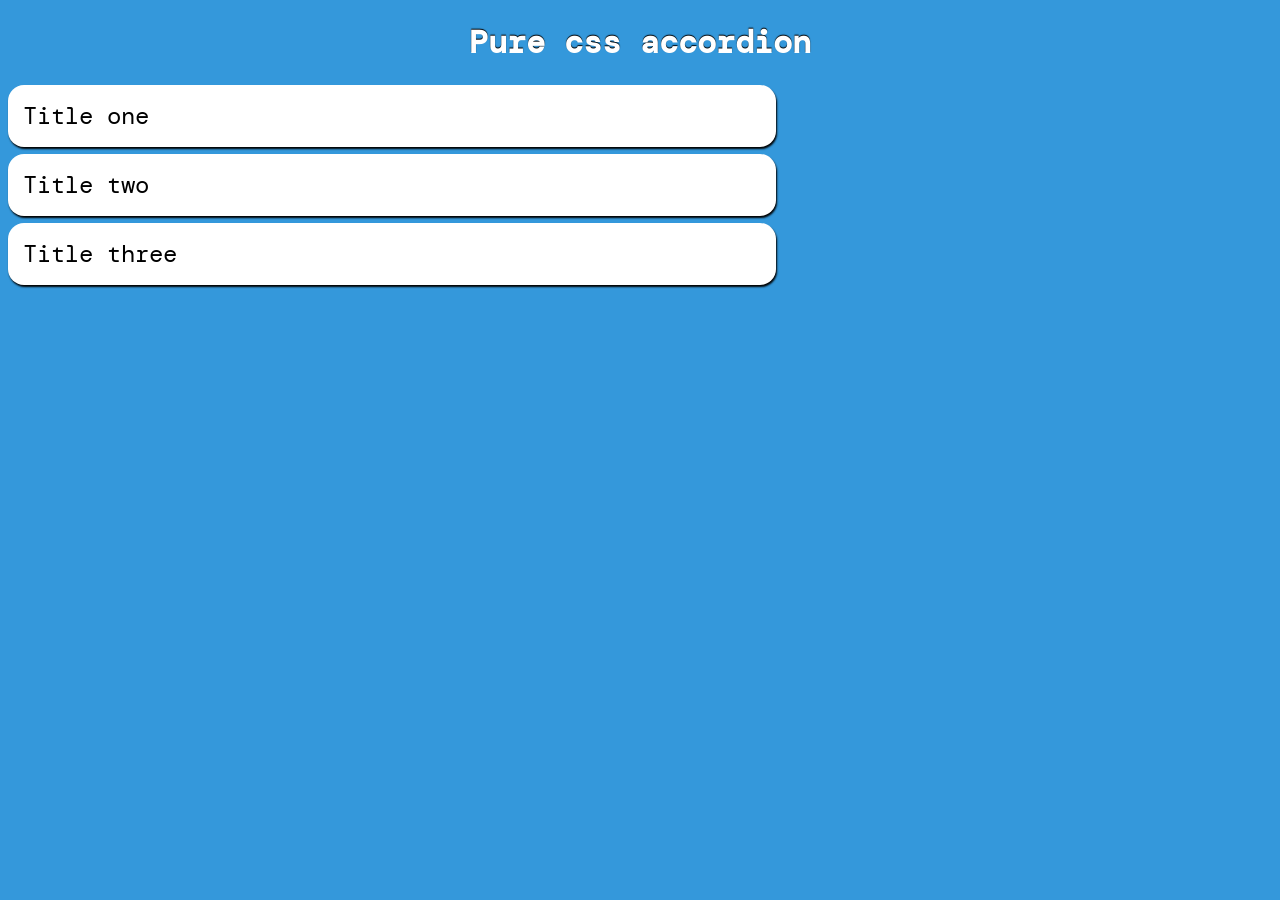
<file: Accordion/index.html>
<!doctype html>

<html lang="en">
	<!-- code by webdevtrick ( https://webdevtrick.com ) -->
<head>
  <meta charset="utf-8">
  <title>Accordion By Webdevtrick.com</title>
  <script src="https://ajax.googleapis.com/ajax/libs/jquery/1.11.1/jquery.min.js"></script>

  <link rel="stylesheet" href="https://cdnjs.cloudflare.com/ajax/libs/font-awesome/4.7.0/css/font-awesome.css" />
  <link rel="stylesheet" href="style.css">
</head>

<body>
  <!-- content starts here -->
 <!-- <div class="container">
    <h1>Simple Accordions | WebDevTrick.com</h1>

    <button class="accordion">First Accordion</button>
    <div class="accordion-content">
      <p>
        Lorem ipsum dolor sit amet, consectetur adipisicing elit. Quas deleniti molestias necessitatibus quaerat quos incidunt! Quas officiis repellat dolore omnis nihil quo, ratione cupiditate! Sed, deleniti, recusandae! Animi, sapiente, nostrum?
      </p>
      <p>
        Lorem ipsum dolor sit amet, consectetur adipisicing elit. Quas deleniti molestias necessitatibus quaerat quos incidunt! Quas officiis repellat dolore omnis nihil quo, ratione cupiditate! Sed, deleniti, recusandae! Animi, sapiente, nostrum?
      </p>
      <p>
        Lorem ipsum dolor sit amet, consectetur adipisicing elit. Quas deleniti molestias necessitatibus quaerat quos incidunt! Quas officiis repellat dolore omnis nihil quo, ratione cupiditate! Sed, deleniti, recusandae! Animi, sapiente, nostrum?
      </p>
    </div>
    


    <button class="accordion">Second Accordion</button>
    <div class="accordion-content">
      <p>
        Lorem ipsum dolor sit amet, consectetur adipisicing elit. Quas deleniti molestias necessitatibus quaerat quos incidunt! Quas officiis repellat dolore omnis nihil quo, ratione cupiditate! Sed, deleniti, recusandae! Animi, sapiente, nostrum?
      </p>
    </div>


    <button class="accordion">Third Accordion</button>
    <div class="accordion-content">
      <p>
        Lorem ipsum dolor sit amet, consectetur adipisicing elit. Quas deleniti molestias necessitatibus quaerat quos incidunt! Quas officiis repellat dolore omnis nihil quo, ratione cupiditate! Sed, deleniti, recusandae! Animi, sapiente, nostrum?
      </p>
    </div>
  </div>-->
  <h1 id="h">Pure css accordion</h1>
<div id='accordion'>
  <div class="fold">
    <label for="content1" class="title">Title one</label>
    <input type="checkbox" id="content1" name="accordion"/>
    <div id="content1" class="content">Lorem ipsum dolor sit amet, consectetur adipisicing elit. Id ad quam distinctio sunt, iure voluptas facere tempore, eaque labore officia, architecto quae sapiente, tenetur rem itaque! Ipsum fugiat, praesentium quibusdam!</div>
  </div>
  <div class="fold">
    <label for="content2" class="title">Title two</label>
    <input type="checkbox" id="content2" name="accordion"/>
    <div id="content2" class="content">Lorem ipsum dolor sit amet, consectetur adipisicing elit. Eaque cumque rem incidunt velit iusto alias doloribus quasi, perspiciatis quaerat! Soluta voluptate unde, maiores officia expedita minus esse commodi. Earum, eius.</div>
  </div>
  <div class="fold">
    <label for="content3" class="title">Title three</label>
    <input type="checkbox" id="content3" name="accordion"/>
    <div id="content3" class="content">Lorem ipsum dolor sit amet, consectetur adipisicing elit. Repellendus consequuntur, doloremque voluptatibus cumque excepturi necessitatibus. Ad voluptate, mollitia voluptatem ipsa sunt cumque, hic minima error enim harum cupiditate! Ullam, dolor.
        <img src="./avatar.png" height="100px" width="100px"/>
    </div>
  </div>
</div>
  <!-- contend ends here -->
  <script src="function.js"></script>
</body>
</html>
</file>
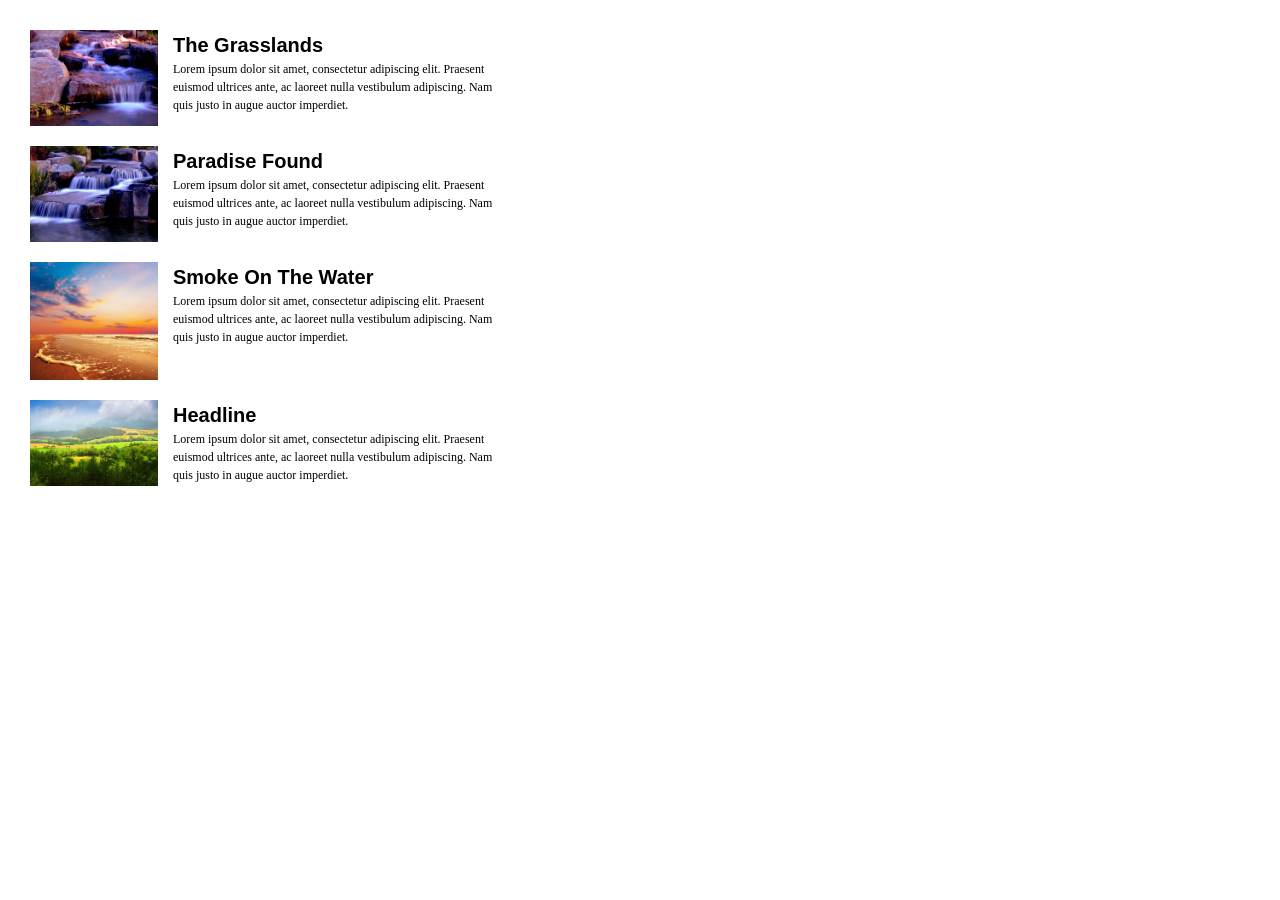
<file: ArticleLayout/index.html>
<!DOCTYPE html>
<html lang="en">
<head>
    <meta charset="UTF-8">
    <meta name="viewport" content="width=device-width, initial-scale=1.0">
    <title>Article Layout</title>
    <link rel="stylesheet" href="./css/style.css"/>
</head>
<body>
    <div>
        <ul>
          <li>
            <img src="./css/images/beautiful_scenery_04_hd_images_166175.jpg" >
            <h3>The Grasslands</h3>
            <p>Lorem ipsum dolor sit amet, consectetur adipiscing elit. Praesent euismod ultrices ante, ac laoreet nulla vestibulum adipiscing. Nam quis justo in augue auctor imperdiet.</p>
          </li>
            
          <li>
            <img src="./css/images/beautiful_scenery_02_hd_picture_166177.jpg" >
            <h3>Paradise Found</h3>
            <p>Lorem ipsum dolor sit amet, consectetur adipiscing elit. Praesent euismod ultrices ante, ac laoreet nulla vestibulum adipiscing. Nam quis justo in augue auctor imperdiet.</p>
          </li>
      
          <li>
            <img src="./css/images/natural_beauty_of_hd_picture_3_166090.jpg" >
            <h3>Smoke On The Water</h3>
            <p>Lorem ipsum dolor sit amet, consectetur adipiscing elit. Praesent euismod ultrices ante, ac laoreet nulla vestibulum adipiscing. Nam quis justo in augue auctor imperdiet.</p>
          </li>
      
          <li>
            <img src="./css/images/hill_woods_the_beauty_of_hd_picture_166025.jpg" >
            <h3>Headline</h3>
            <p>Lorem ipsum dolor sit amet, consectetur adipiscing elit. Praesent euismod ultrices ante, ac laoreet nulla vestibulum adipiscing. Nam quis justo in augue auctor imperdiet.</p>
          </li>
        </ul>
      </div>
</body>
</html>
</file>
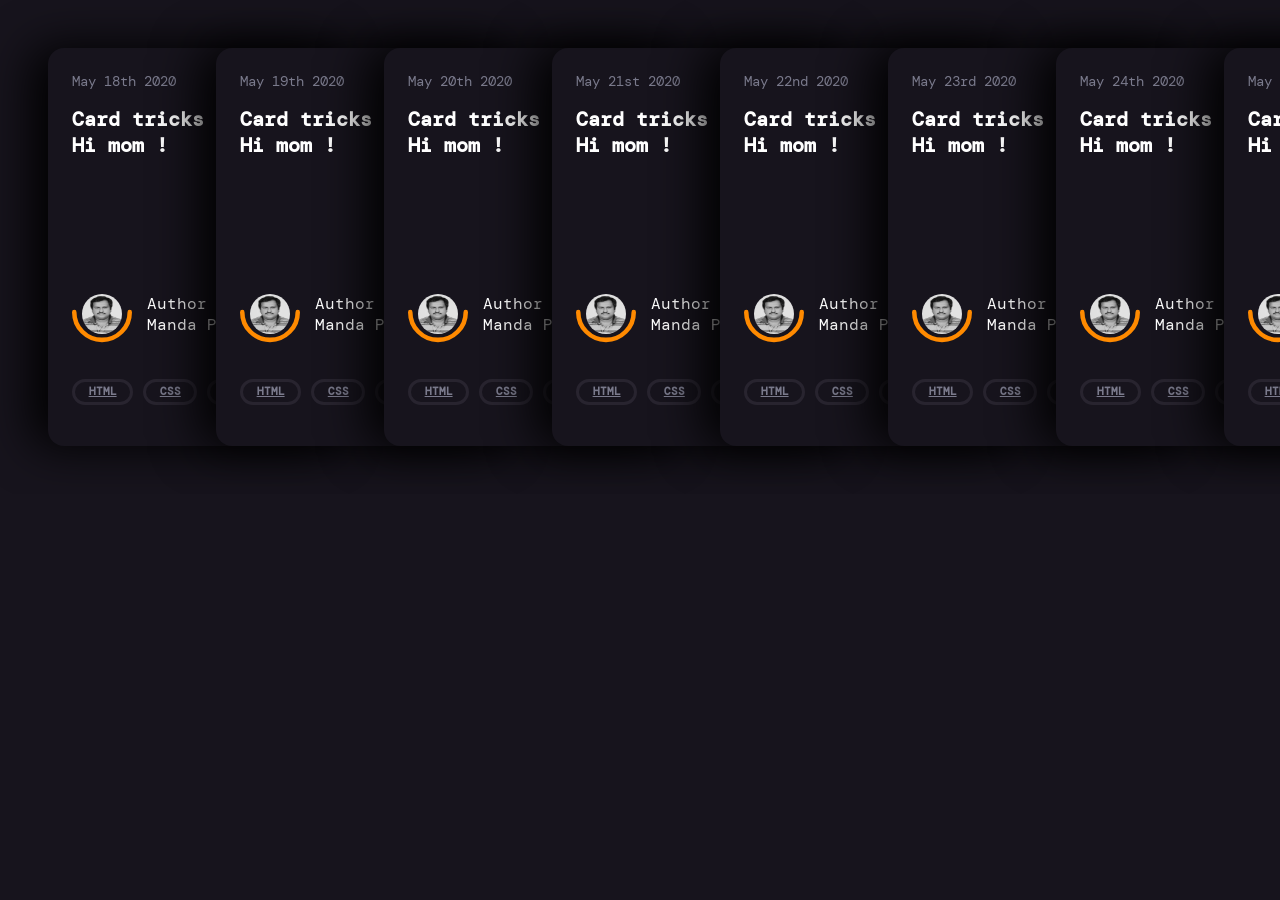
<file: cardlayout/index.html>
<!DOCTYPE html>
<html lang="en">
<head>
	<meta charset="UTF-8">
	<meta name="viewport" content="width=device-width, initial-scale=1.0">
	<title>Document</title>
	<link rel="stylesheet" href="card.css">
</head>
<body>
	<section class="card-list">
		<article class="card">
			<header class="card-header">
				<p>May 18th 2020</p>
				<h2>Card tricks are fun. Hi mom !</h2>
			</header>
			<div class="card-author">
				<a class="author-avatar" href="#">
				  <img src="avatar.png" />
				</a>
				<svg class="half-circle" viewBox="0 0 106 57">
				  <path d="M102 4c0 27.1-21.9 49-49 49S4 31.1 4 4"></path>
				</svg>
	  
				<div class="author-name">
				  <div class="author-name-prefix">Author</div>
				  Manda Pavan Kumar
				</div>
			  </div>
			  <div class="tags">
				<a href="#">html</a>
				<a href="#">css</a>
				<a href="#">web-dev</a>
			  </div>
		</article>
		<article class="card">
			<header class="card-header">
				<p>May 19th 2020</p>
				<h2>Card tricks are fun. Hi mom !</h2>
			</header>
			<div class="card-author">
				<a class="author-avatar" href="#">
				  <img src="avatar.png" />
				</a>
				<svg class="half-circle" viewBox="0 0 106 57">
				  <path d="M102 4c0 27.1-21.9 49-49 49S4 31.1 4 4"></path>
				</svg>
	  
				<div class="author-name">
				  <div class="author-name-prefix">Author</div>
				  Manda Pavan Kumar
				</div>
			  </div>
			  <div class="tags">
				<a href="#">html</a>
				<a href="#">css</a>
				<a href="#">web-dev</a>
			  </div>
		</article>
		<article class="card">
			<header class="card-header">
				<p>May 20th 2020</p>
				<h2>Card tricks are fun. Hi mom !</h2>
			</header>
			<div class="card-author">
				<a class="author-avatar" href="#">
				  <img src="avatar.png" />
				</a>
				<svg class="half-circle" viewBox="0 0 106 57">
				  <path d="M102 4c0 27.1-21.9 49-49 49S4 31.1 4 4"></path>
				</svg>
	  
				<div class="author-name">
				  <div class="author-name-prefix">Author</div>
				  Manda Pavan Kumar
				</div>
			  </div>
			  <div class="tags">
				<a href="#">html</a>
				<a href="#">css</a>
				<a href="#">web-dev</a>
			  </div>
		</article>
		<article class="card">
			<header class="card-header">
				<p>May 21st 2020</p>
				<h2>Card tricks are fun. Hi mom !</h2>
			</header>
			<div class="card-author">
				<a class="author-avatar" href="#">
				  <img src="avatar.png" />
				</a>
				<svg class="half-circle" viewBox="0 0 106 57">
				  <path d="M102 4c0 27.1-21.9 49-49 49S4 31.1 4 4"></path>
				</svg>
	  
				<div class="author-name">
				  <div class="author-name-prefix">Author</div>
				  Manda Pavan Kumar
				</div>
			  </div>
			  <div class="tags">
				<a href="#">html</a>
				<a href="#">css</a>
				<a href="#">web-dev</a>
			  </div>
		</article>
		<article class="card">
			<header class="card-header">
				<p>May 22nd 2020</p>
				<h2>Card tricks are fun. Hi mom !</h2>
			</header>
			<div class="card-author">
				<a class="author-avatar" href="#">
				  <img src="avatar.png" />
				</a>
				<svg class="half-circle" viewBox="0 0 106 57">
				  <path d="M102 4c0 27.1-21.9 49-49 49S4 31.1 4 4"></path>
				</svg>
	  
				<div class="author-name">
				  <div class="author-name-prefix">Author</div>
				  Manda Pavan Kumar
				</div>
			  </div>
			  <div class="tags">
				<a href="#">html</a>
				<a href="#">css</a>
				<a href="#">web-dev</a>
			  </div>
		</article>
		<article class="card">
			<header class="card-header">
				<p>May 23rd 2020</p>
				<h2>Card tricks are fun. Hi mom !</h2>
			</header>
			<div class="card-author">
				<a class="author-avatar" href="#">
				  <img src="avatar.png" />
				</a>
				<svg class="half-circle" viewBox="0 0 106 57">
				  <path d="M102 4c0 27.1-21.9 49-49 49S4 31.1 4 4"></path>
				</svg>
	  
				<div class="author-name">
				  <div class="author-name-prefix">Author</div>
				  Manda Pavan Kumar
				</div>
			  </div>
			  <div class="tags">
				<a href="#">html</a>
				<a href="#">css</a>
				<a href="#">web-dev</a>
			  </div>
		</article>
		<article class="card">
			<header class="card-header">
				<p>May 24th 2020</p>
				<h2>Card tricks are fun. Hi mom !</h2>
			</header>
			<div class="card-author">
				<a class="author-avatar" href="#">
				  <img src="avatar.png" />
				</a>
				<svg class="half-circle" viewBox="0 0 106 57">
				  <path d="M102 4c0 27.1-21.9 49-49 49S4 31.1 4 4"></path>
				</svg>
	  
				<div class="author-name">
				  <div class="author-name-prefix">Author</div>
				  Manda Pavan Kumar
				</div>
			  </div>
			  <div class="tags">
				<a href="#">html</a>
				<a href="#">css</a>
				<a href="#">web-dev</a>
			  </div>
		</article>
		<article class="card">
			<header class="card-header">
				<p>May 25th 2020</p>
				<h2>Card tricks are fun. Hi mom !</h2>
			</header>
			<div class="card-author">
				<a class="author-avatar" href="#">
				  <img src="avatar.png" />
				</a>
				<svg class="half-circle" viewBox="0 0 106 57">
				  <path d="M102 4c0 27.1-21.9 49-49 49S4 31.1 4 4"></path>
				</svg>
	  
				<div class="author-name">
				  <div class="author-name-prefix">Author</div>
				  Manda Pavan Kumar
				</div>
			  </div>
			  <div class="tags">
				<a href="#">html</a>
				<a href="#">css</a>
				<a href="#">web-dev</a>
			  </div>
		</article>
		<article class="card">
			<header class="card-header">
				<p>May 26th 2020</p>
				<h2>Card tricks are fun. Hi mom !</h2>
			</header>
			<div class="card-author">
				<a class="author-avatar" href="#">
				  <img src="avatar.png" />
				</a>
				<svg class="half-circle" viewBox="0 0 106 57">
				  <path d="M102 4c0 27.1-21.9 49-49 49S4 31.1 4 4"></path>
				</svg>
	  
				<div class="author-name">
				  <div class="author-name-prefix">Author</div>
				  Manda Pavan Kumar
				</div>
			  </div>
			  <div class="tags">
				<a href="#">html</a>
				<a href="#">css</a>
				<a href="#">web-dev</a>
			  </div>
		</article>
		<article class="card">
			<header class="card-header">
				<p>May 27th 2020</p>
				<h2>Card tricks are fun. Hi mom !</h2>
			</header>
			<div class="card-author">
				<a class="author-avatar" href="#">
				  <img src="avatar.png" />
				</a>
				<svg class="half-circle" viewBox="0 0 106 57">
				  <path d="M102 4c0 27.1-21.9 49-49 49S4 31.1 4 4"></path>
				</svg>
	  
				<div class="author-name">
				  <div class="author-name-prefix">Author</div>
				  Manda Pavan Kumar
				</div>
			  </div>
			  <div class="tags">
				<a href="#">html</a>
				<a href="#">css</a>
				<a href="#">web-dev</a>
			  </div>
		</article>
		<article class="card">
			<header class="card-header">
				<p>May 28th 2020</p>
				<h2>Card tricks are fun. Hi mom !</h2>
			</header>
			<div class="card-author">
				<a class="author-avatar" href="#">
				  <img src="avatar.png" />
				</a>
				<svg class="half-circle" viewBox="0 0 106 57">
				  <path d="M102 4c0 27.1-21.9 49-49 49S4 31.1 4 4"></path>
				</svg>
	  
				<div class="author-name">
				  <div class="author-name-prefix">Author</div>
				  Manda Pavan Kumar
				</div>
			  </div>
			  <div class="tags">
				<a href="#">html</a>
				<a href="#">css</a>
				<a href="#">web-dev</a>
			  </div>
		</article>
	</section>
</body>
</html>
</file>
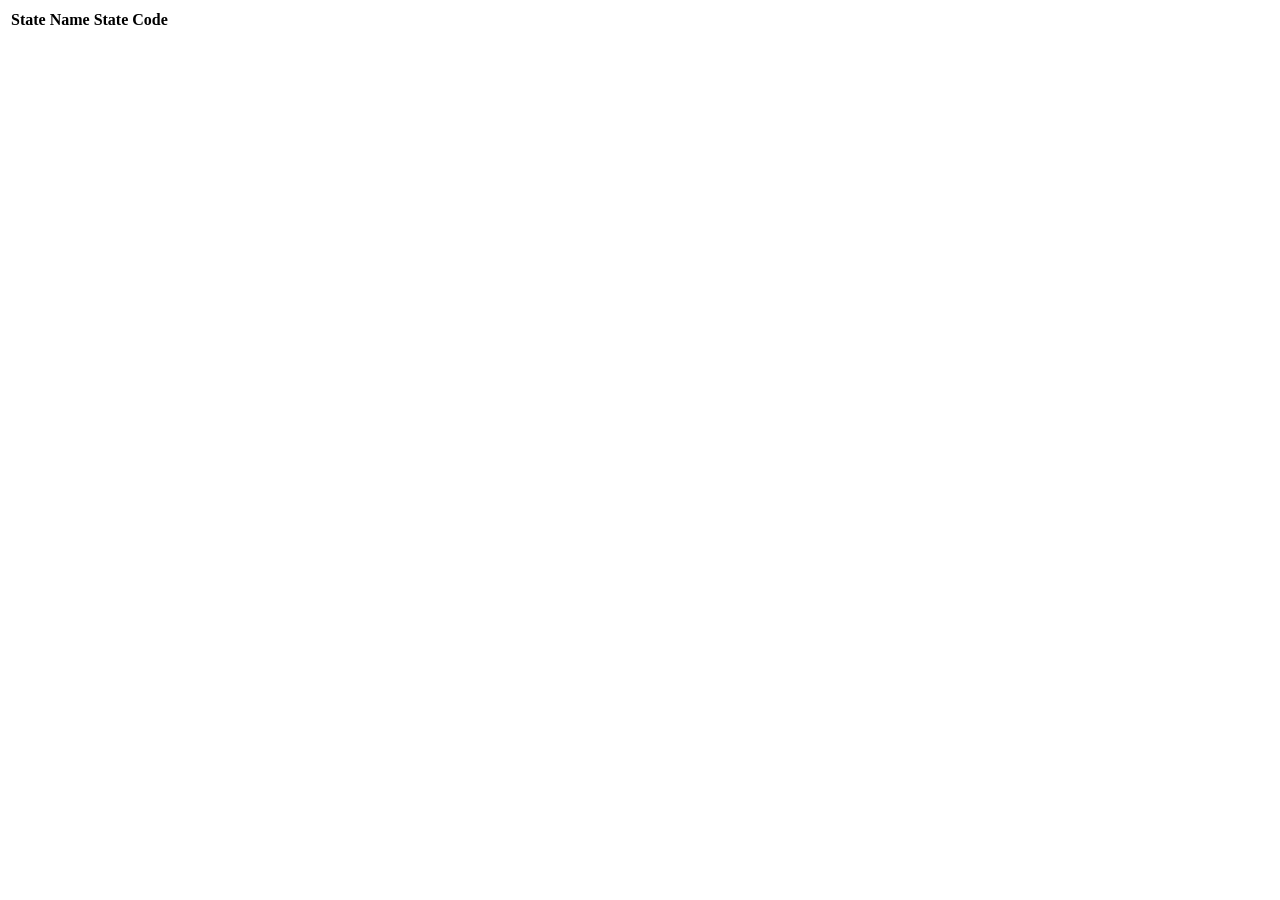
<file: JSONtoHTML/index.html>
<!DOCTYPE html>
<html lang="en">
<head>
    <meta charset="UTF-8">
    <meta name="viewport" content="width=device-width, initial-scale=1.0">
    <title>Document</title>
    <script type="text/javascript" src="http://ajax.googleapis.com/ajax/libs/jquery/1.11.0/jquery.min.js"></script>
    <script type="text/javascript" src="statelist.js"></script>
</head>
<body>
    <table id="statelist">
        <tr>
            <th>State Name</th>
            <th>State Code</th>
        </tr>
    </table>
</body>
</html>
</file>
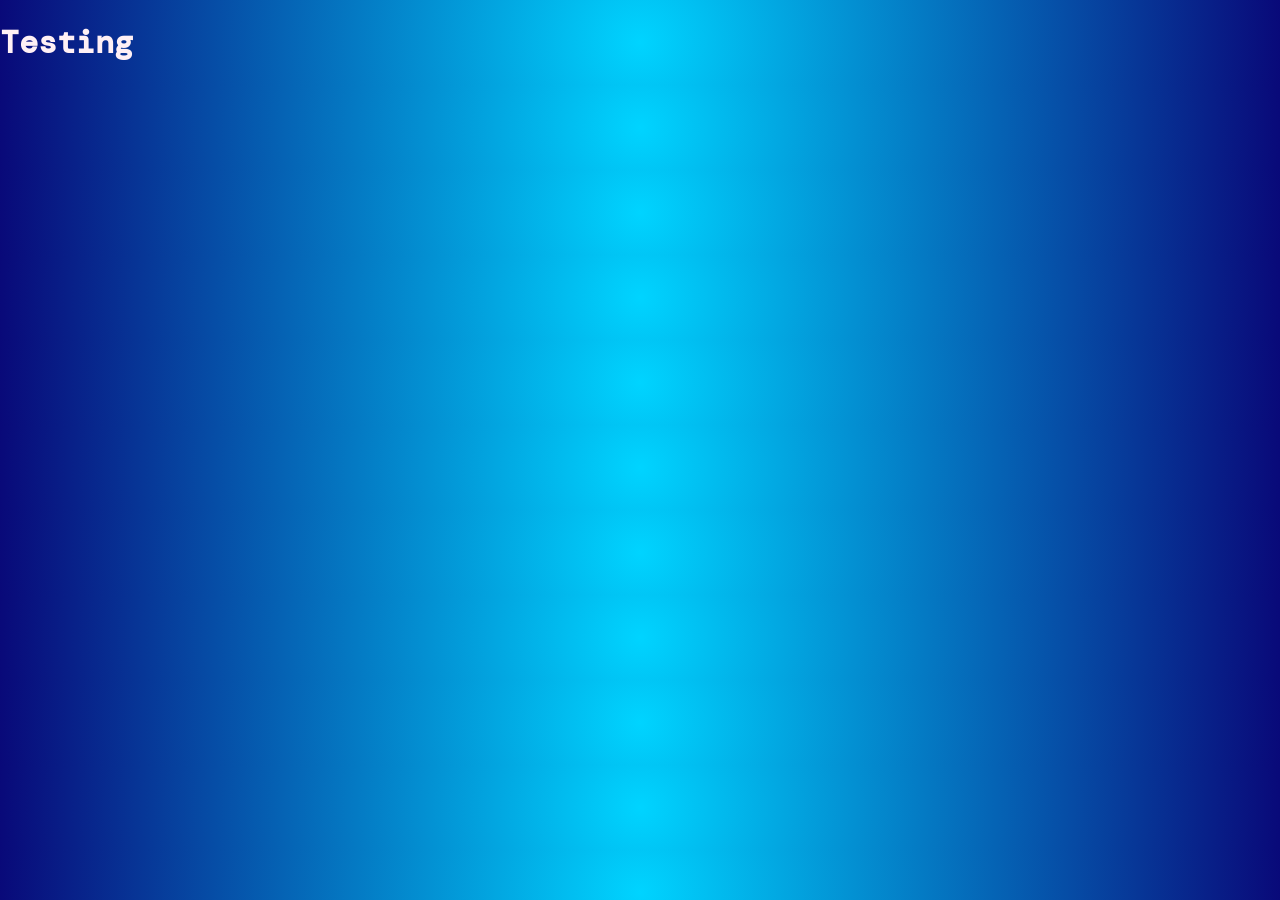
<file: Navbar/index.html>
<!DOCTYPE html>
<html lang="en">
<head>
    <meta charset="UTF-8">
    <meta name="viewport" content="width=device-width, initial-scale=1.0">
    <title>Blooger</title>
    
    <link rel="stylesheet" href="style.css">
</head>
<body>
    <h1>Testing</h1>

</body>
</html>
</file>
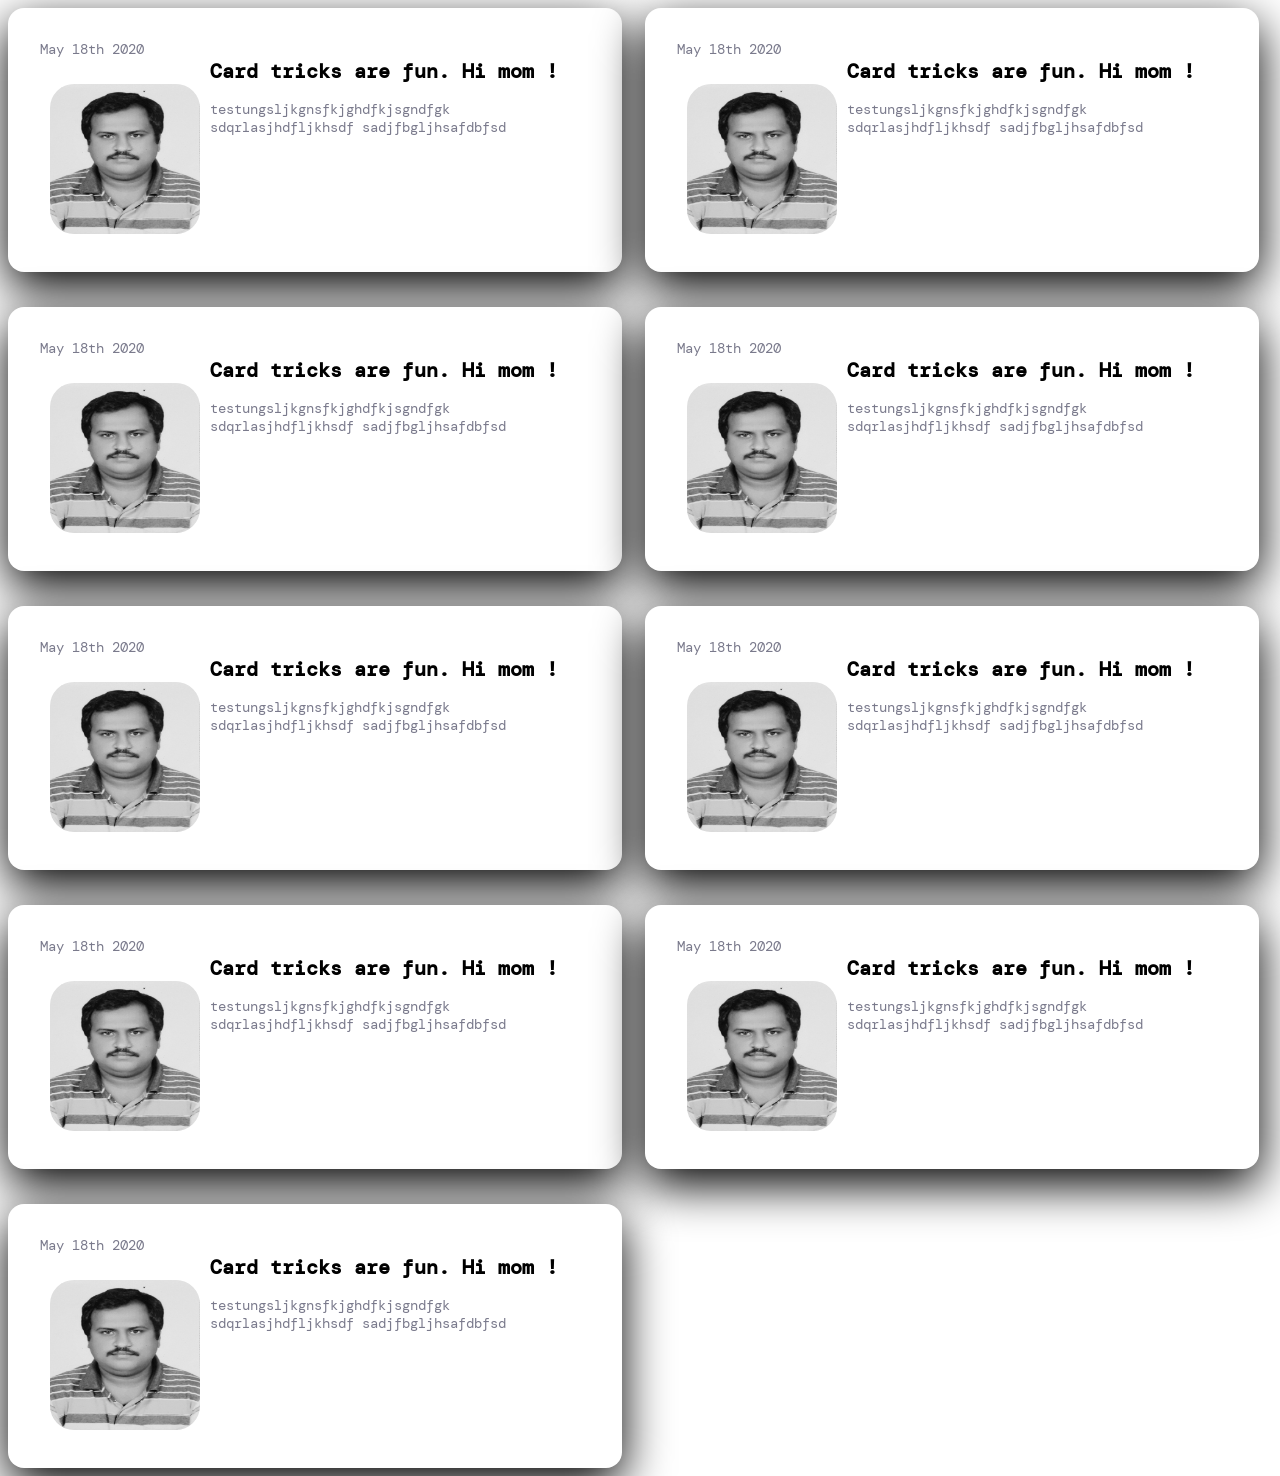
<file: userlist/index.html>
<!DOCTYPE html>
<html lang="en">
<head>
    <meta charset="UTF-8">
    
    <title>Document</title>
    <link href="https://fonts.googleapis.com/css?family=Ropa+Sans" rel="stylesheet">
    <link rel="stylesheet" type="text/css" href="custom.css">
</head>
<body>
    
    <div class="userlist-body"
    data-sly-use.object="com.myaem65training.core.cqcomponents.UserComponent">
    <section class="user-list">
		<article class="user">            
			<header class="user-header">
                <p>May 18th 2020</p>
                <img src="avatar.png" />
            </header>
            <div class="user-details">
                <h2>Card tricks are fun. Hi mom !</h2>
                <p>testungsljkgnsfkjghdfkjsgndfgk sdqrlasjhdfljkhsdf sadjfbgljhsafdbfsd</p>
            </div>
		</article>
		<article class="user">            
			<header class="user-header">
                <p>May 18th 2020</p>
                <img src="avatar.png" />
            </header>
            <div class="user-details">
                <h2>Card tricks are fun. Hi mom !</h2>
                <p>testungsljkgnsfkjghdfkjsgndfgk sdqrlasjhdfljkhsdf sadjfbgljhsafdbfsd</p>
            </div>
		</article>
		<article class="user">            
			<header class="user-header">
                <p>May 18th 2020</p>
                <img src="avatar.png" />
            </header>
            <div class="user-details">
                <h2>Card tricks are fun. Hi mom !</h2>
                <p>testungsljkgnsfkjghdfkjsgndfgk sdqrlasjhdfljkhsdf sadjfbgljhsafdbfsd</p>
            </div>
        </article>
        <article class="user">            
			<header class="user-header">
                <p>May 18th 2020</p>
                <img src="avatar.png" />
            </header>
            <div class="user-details">
                <h2>Card tricks are fun. Hi mom !</h2>
                <p>testungsljkgnsfkjghdfkjsgndfgk sdqrlasjhdfljkhsdf sadjfbgljhsafdbfsd</p>
            </div>
        </article>
        <article class="user">            
			<header class="user-header">
                <p>May 18th 2020</p>
                <img src="avatar.png" />
            </header>
            <div class="user-details">
                <h2>Card tricks are fun. Hi mom !</h2>
                <p>testungsljkgnsfkjghdfkjsgndfgk sdqrlasjhdfljkhsdf sadjfbgljhsafdbfsd</p>
            </div>
        </article>
        <article class="user">            
			<header class="user-header">
                <p>May 18th 2020</p>
                <img src="avatar.png" />
            </header>
            <div class="user-details">
                <h2>Card tricks are fun. Hi mom !</h2>
                <p>testungsljkgnsfkjghdfkjsgndfgk sdqrlasjhdfljkhsdf sadjfbgljhsafdbfsd</p>
            </div>
        </article>
        <article class="user">            
			<header class="user-header">
                <p>May 18th 2020</p>
                <img src="avatar.png" />
            </header>
            <div class="user-details">
                <h2>Card tricks are fun. Hi mom !</h2>
                <p>testungsljkgnsfkjghdfkjsgndfgk sdqrlasjhdfljkhsdf sadjfbgljhsafdbfsd</p>
            </div>
        </article>
        <article class="user">            
			<header class="user-header">
                <p>May 18th 2020</p>
                <img src="avatar.png" />
            </header>
            <div class="user-details">
                <h2>Card tricks are fun. Hi mom !</h2>
                <p>testungsljkgnsfkjghdfkjsgndfgk sdqrlasjhdfljkhsdf sadjfbgljhsafdbfsd</p>
            </div>
        </article>
        <article class="user">            
			<header class="user-header">
                <p>May 18th 2020</p>
                <img src="avatar.png" />
            </header>
            <div class="user-details">
                <h2>Card tricks are fun. Hi mom !</h2>
                <p>testungsljkgnsfkjghdfkjsgndfgk sdqrlasjhdfljkhsdf sadjfbgljhsafdbfsd</p>
            </div>
		</article>
	</section>
</div>

   
</body>
</html>
</file>
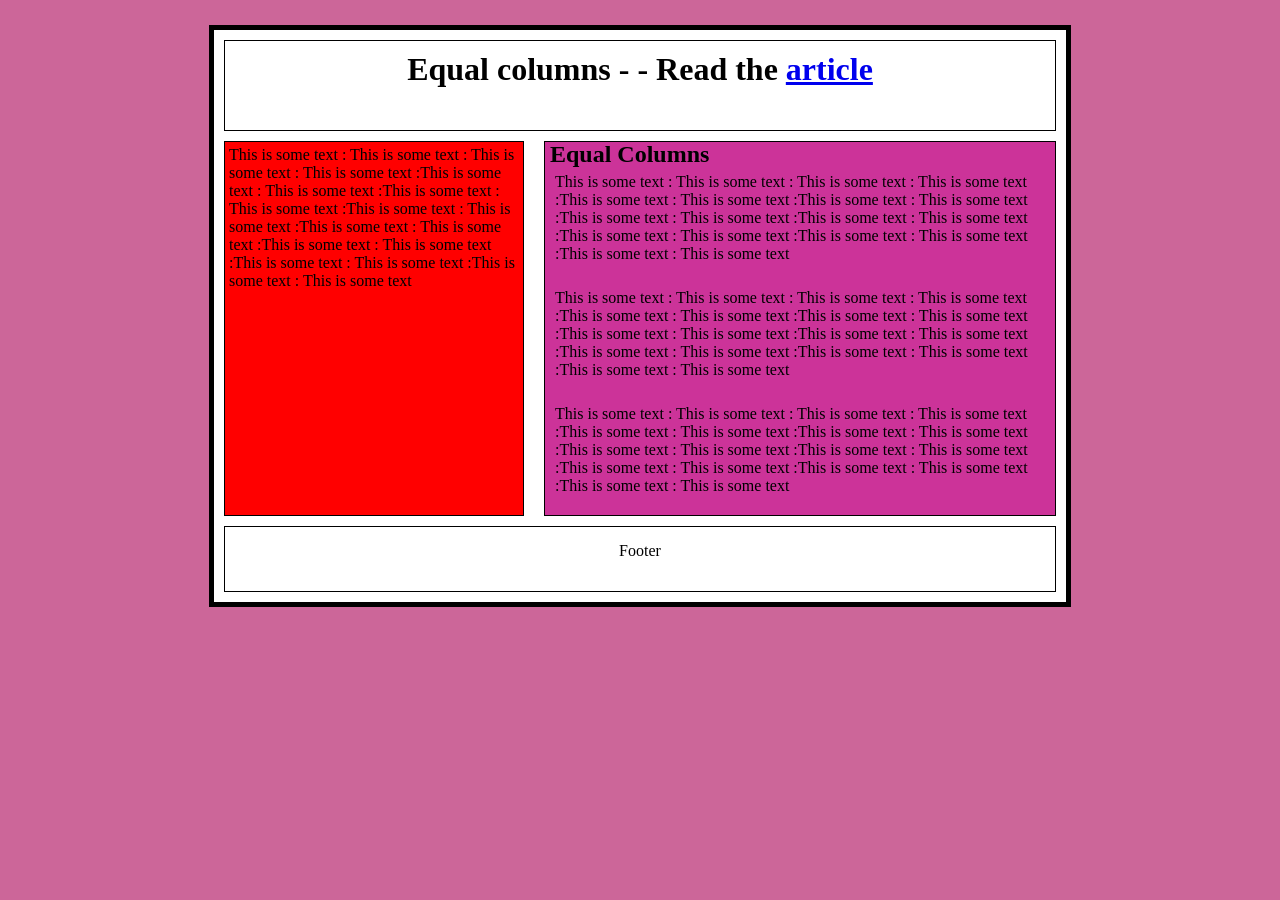
<file: cardlayout/test.html>
<!DOCTYPE HTML PUBLIC "-//W3C//DTD HTML 4.01//EN" "http://www.w3.org/TR/html4/strict.dtd">
<html>
<head>
<meta http-equiv="Content-Type" content="text/html; charset=utf-8">
<title>CSS Equal Columns</title>
<style type="text/css">
* {
	margin:0;
	padding:0
}/* for demo only - use a prper reset instead */
p { margin:0 0 1em 0;padding:5px; }
body {
	text-align:center;
	background:#CC6699;
	padding:25px 0;
}
#wrapper {
	width:65%;
	margin:0 auto;
	text-align:left;
	background:#fff;
	border:5px solid #000;
	padding:10px;
}
#header, #footer {
	background:#fff;
	padding:10px;
	zoom:1.0;/* haslayout fix ie*/
	border:1px solid #000;
	clear:both;
}
#header h1, #footer p {
	text-align:center;
	margin:0 0 1em
}
#inner {
	position:relative;
	width:100%;
	clear:both;
	z-index:2;
	margin:10px 0;
	overflow:hidden;
}
#sidebar {
	width:300px;
	z-index:3;
	position:relative;
	float:left;
}
#main {
	position:relative;
	z-index:2;
	margin:0 0 0 326px;
	zoom:1.0;/*ie haslayout fix */
}
#inner2 {
	width:100%;
	float:left;
}
/* use absolute overlays for full column colours and borders*/
.col {
	width:298px;
	position:absolute;
	z-index:0;
	left:0;
	top:0;
	bottom:0;
	border:1px solid #000;
	background:red;
}
.two {
	background:#CC3399;
	left:320px;
	right:0;
	width:auto;
}
</style>
<!--[if lte IE 6]>
<style type="text/css">
#main{zoom:1.0}
.col {
	top:auto;
	right:auto;
	height:1000em;
}
#sidebar, #main { border-top:1px solid #000 }
.two span{zoom:1.0;display:block;}
</style>
<![endif]-->

</head>

<body>
<div id="wrapper">
		<div id="header">
				<h1>Equal columns -  - Read the <a href="http://www.search-this.com/2007/02/26/how-to-make-equal-columns-in-css/">article</a></h1>
		</div>
		<div id="inner">
				<div id="sidebar">
						<p>This is some text : This is some text : This is some text : This is some text :This is some text : This is some text :This is some text : This is some text :This is some text : This is some text :This is some text : This is some text :This is some text : This is some text :This is some text : This is some text :This is some text : This is some
								text </p>
				</div>
				<div id="main">
						<div id="inner2">
								<h2>Equal Columns</h2>
								<p>This is some text : This is some text : This is some text : This is some text :This is some text : This is some text :This is some text : This is some text :This is some text : This is some text :This is some text : This is some text :This is some text : This is some text :This is some text : This is some text :This is some text : This is some
										text </p>
								<p>This is some text : This is some text : This is some text : This is some text :This is some text : This is some text :This is some text : This is some text :This is some text : This is some text :This is some text : This is some text :This is some text : This is some text :This is some text : This is some text :This is some text : This is some
										text </p>
								<p>This is some text : This is some text : This is some text : This is some text :This is some text : This is some text :This is some text : This is some text :This is some text : This is some text :This is some text : This is some text :This is some text : This is some text :This is some text : This is some text :This is some text : This is some
										text </p>
						</div>
				</div>
				<div class="col one"></div>
				<!-- col one and two supply full length column colours and borders and hold not content -->
				<div class="col two"><span></span></div>
		</div>
		<div id="footer">
				<p>Footer</p>
		</div>
</div>
</body>
</html>
</file>
<file: Accordion/style.css>
/** code by webdevtrick ( https://webdevtrick.com ) **/
/*body {
	background-color: #6DC4F4;
}h1 { 
     color:white;

}

.container {
  width: 80%;
  max-width: 600px;
  margin: 50px auto;
}

button.accordion {
  width: 100%;
  background-color: whitesmoke;
  border: none;
  outline: none;
  text-align: left;
  padding: 15px 20px;
  font-size: 18px;
  color: #333;
  cursor: pointer;
  transition: background-color 0.2s linear;
}

button.accordion:after {
  content: '\f055';
  font-family: "fontawesome";
  font-size: 14px;
  float: right;
	
}

button.accordion.is-open:after {
  content: '\f056';
}

button.accordion:hover, button.accordion.is-open {
  background-color: #ddd;
}

.accordion-content {
  background-color: white;
  border-left: 1px solid whitesmoke;
  border-right: 1px solid whitesmoke;
  padding: 0 20px;
  max-height: 0;
  overflow: hidden;
  transition: max-height 0.2s ease-in-out;
}*/
@import url('https://fonts.googleapis.com/css2?family=DM+Mono:wght@300;400;500&display=swap');
html, body {
    background: #3498db;
    font-family: 'DM Mono', monospace;
  }
  
  #h {
    color: white;
    text-align: center;
    text-shadow: 0px -1px 1px black;
    font-size: 2rem;
  }
  
  #accordion {
    margin: auto;
    width: 60vw;
    float:left;
    
  }
  #accordion .fold {
    background: #fff;
    margin: 0 0 7px 0;
    border-radius: 2px;
    padding: 15px;
    box-shadow: 1px 2px 2px 0px #000;
    border-radius: 16px;
  }
  #accordion .fold label {
    width: 100%;
    display: block;

  }
  #accordion .fold .title {
    font-size: 1.5rem;
    cursor: pointer;
    
  }
  #accordion .fold .title:hover {
    background: linear-gradient(90deg,#ff8a00,#e52e71);
    text-shadow: none;
    background-clip: text;
    -webkit-background-clip: text;
    -webkit-text-fill-color: transparent;    
  }


  #accordion .fold .content {
    border-top: 1px solid #eee;
    transform-origin: 50% 0%;
    transform: perspective(800px) rotateX(-90deg);
    transition: transform 0.5s linear 0s, height 0.5s linear;
    height: 0px;
    padding: 0;
    text-align: justify;
    overflow-x: scroll;
  }
  #accordion input:checked + div.content {
    transform: perspective(800px) rotateX(0deg);
    height: 120px;
    padding: 20px 0 0 0;
  }
  
  input[name=accordion] {
    display: none;
  }
</file>
<file: ArticleLayout/css/style.css>
* {margin: 0; padding: 0;}

div {
  margin: 20px;
}

ul {
  list-style-type: none;
  width: 500px;
}

h3 {
  font: bold 20px/1.5 Helvetica, Verdana, sans-serif;
}

li img {
  float: left;
  margin: 0 15px 0 0;
  width:10vw;
}

li p {
  font: 200 12px/1.5 Georgia, Times New Roman, serif;
}

li {
  padding: 10px;
  overflow: auto;
}

li:hover {
  background: #eee;
  cursor: pointer;
}
</file>
<file: cardlayout/card.css>
@import url('https://fonts.googleapis.com/css2?family=DM+Mono:wght@300;400;500&display=swap');

body {
    padding: 0;
    margin: 0;
    background-color: #17141d;
    color: white;
    font-family: 'DM Mono', monospace;
}

.card-list::-webkit-scrollbar {
    width: 10px;
    height: 10px;
}
.card-list::-webkit-scrollbar-thumb {
    background: #201c29;
    border-radius: 10px;
    box-shadow: inset 2px 2px 2px hsla(0,0%,100%,.25), inset -2px -2px 2px rgba(0,0,0,.25);
}

.card-list::-webkit-scrollbar-track {
    background: linear-gradient(90deg,#201c29,#201c29 1px,#17141d 0,#17141d);
}

.card-list{
    display:flex;
    padding: 3rem;
    overflow-x: scroll;
}

.card{
    display: flex;
    position:relative;
    flex-direction: column;
    height: 350px;
    width: 400px;
    min-width: 250px;
    padding: 1.5rem;

    border-radius: 16px;
    background-color: #17141d;
    box-shadow: -1rem 0 3rem #000;

    transition: .2s;

}

.card:hover {
    transform: translateY(-1rem);
}

.card:hover~.card {
    transform: translateX(130px);
}


.card:not(:first-child) {
    margin-left: -130px;
}

.card-author {
    position: relative;
    display: grid;
    grid-template-columns: 75px 1fr;
    align-items: center;
    margin: 3rem 0 0;
}

.author-avatar img {
    display: block;
    width: 40px;
    height: 40px;
    border-radius: 50%;
    filter: grayscale(100%);
    margin: 16px 10px;
}

.half-circle {
    position: absolute;
    bottom: 0;
    left: 0;
    width: 60px;
    height: 48px;
    fill: none;
    stroke: #ff8a00;
    stroke-width: 8;
    stroke-linecap: round;
}

.card-header {
    margin-bottom: auto;
}

.card-header p {
    font-size: 14px;
    margin: 0 0 1rem;
    color: #7a7a8c;
}

.card-header h2 {
    font-size: 20px;
    margin: .25rem 0 auto;
    cursor: pointer;
}

.card-header h2:hover {
    background: linear-gradient(90deg,#ff8a00,#e52e71);
    text-shadow: none;
    background-clip: text;
    -webkit-background-clip: text;
    -webkit-text-fill-color: transparent;
}


.tags {
    margin: 1rem 0 2rem;
    padding: .5rem 0 1rem;
    line-height: 2;
    margin-bottom: 0;
}

.tags a {
    font-style: normal;
    font-weight: 700;
    font-size: .5rem;
    color: #7a7a8c;
    text-transform: uppercase;
    font-size: .66rem;
    border: 3px solid #28242f;
    border-radius: 2rem;
    padding: .2rem .85rem .25rem;
    position: relative;
}

.tags a:hover {
    background: linear-gradient(90deg,#ff8a00,#e52e71);
    text-shadow: none;
    -webkit-text-fill-color: transparent;
    -webkit-background-clip: text;
    -webkit-box-decoration-break: clone;
    background-clip: text;
    border-color: white;
}
</file>
<file: Navbar/style.css>
@import url('https://fonts.googleapis.com/css2?family=DM+Mono:wght@300;400;500&display=swap');

body {
    padding: 0;
    margin: 0;
    background: rgb(2,0,36);
    background-image: radial-gradient(circle, #00d4ff 0%, rgba(9,9,121,1) 100%);
    color:black;
    font-family: 'DM Mono', monospace;
}

h1 {
    justify-content: center;
    -webkit-text-fill-color:lavenderblush;
  }
</file>
<file: userlist/custom.css>
@import url('https://fonts.googleapis.com/css2?family=DM+Mono:wght@300;400;500&display=swap');

.userlist-body {
    padding: 0;
    margin: 0;
    background-color: #fff;
    color: black;
    font-family: 'DM Mono', monospace;
    
}


.user-list{
    display: grid;
    grid-template-columns: repeat(2, 1fr);
    grid-column-gap: 10px;
    grid-row-gap: 35px;
    
}

.user{
    font-size: x-small;
    height: 200px;
    width: 550px;
    min-width: 250px;
    padding : 2rem;
    border-radius: 16px;
    background-color: #fff;
    box-shadow: 0 1rem 3rem  #000;

    transition: .2s;
}

.user-header {
    margin-bottom: auto;
}

.user-header p {
    font-size: 14px;
    margin: 0 0 1rem;
    color: #7a7a8c;
}

.user-header a {
  position: relative;
  display: inline-block;
  color: royalblue;
  overflow: hidden;
  background: linear-gradient(90deg,#fff,#fff);
  background-clip: text;
  -webkit-background-clip: text;
  -webkit-text-fill-color: transparent;
  background-size: 200% 100%;
  background-position: 100%;
  transition: background-position 275ms ease;
  text-decoration: none; 
 
}

.user-header h2:hover {
    background: linear-gradient(90deg,#ff8a00,#e52e71);
    text-shadow: none;
    background-clip: text;
    -webkit-background-clip: text;
    -webkit-text-fill-color: transparent;
}

.user-header img {
    display: block;
    position: relative;
    float: left;
    object-position: center;
    width: 150px;
    height: 150px;
    border-radius: 16%;
    filter: grayscale(100%);
    margin: 10px 10px;
    /*box-shadow: 0 1rem 3rem  rgb(158, 157, 157);*/
    transition: .2s;
}
.user-details {
    font-size: small;    
    grid-template-columns: 75px 1fr;
    align-items: center;
    margin: -1rem 0 0;
   
}

.user-details h2 {
    position: relative;
    font-size: 20px;
    margin: 0 0 1rem;
    cursor: pointer;
    
}
.user-details p {
    font-size: 14px;
    margin: 0 0 1rem;
    color: #7a7a8c;
    
}

.user-details h2:hover {
    background: linear-gradient(90deg,#ff8a00,#e52e71);
    text-shadow: none;
    background-clip: text;
    -webkit-background-clip: text;
    -webkit-text-fill-color: transparent;
}
</file>
